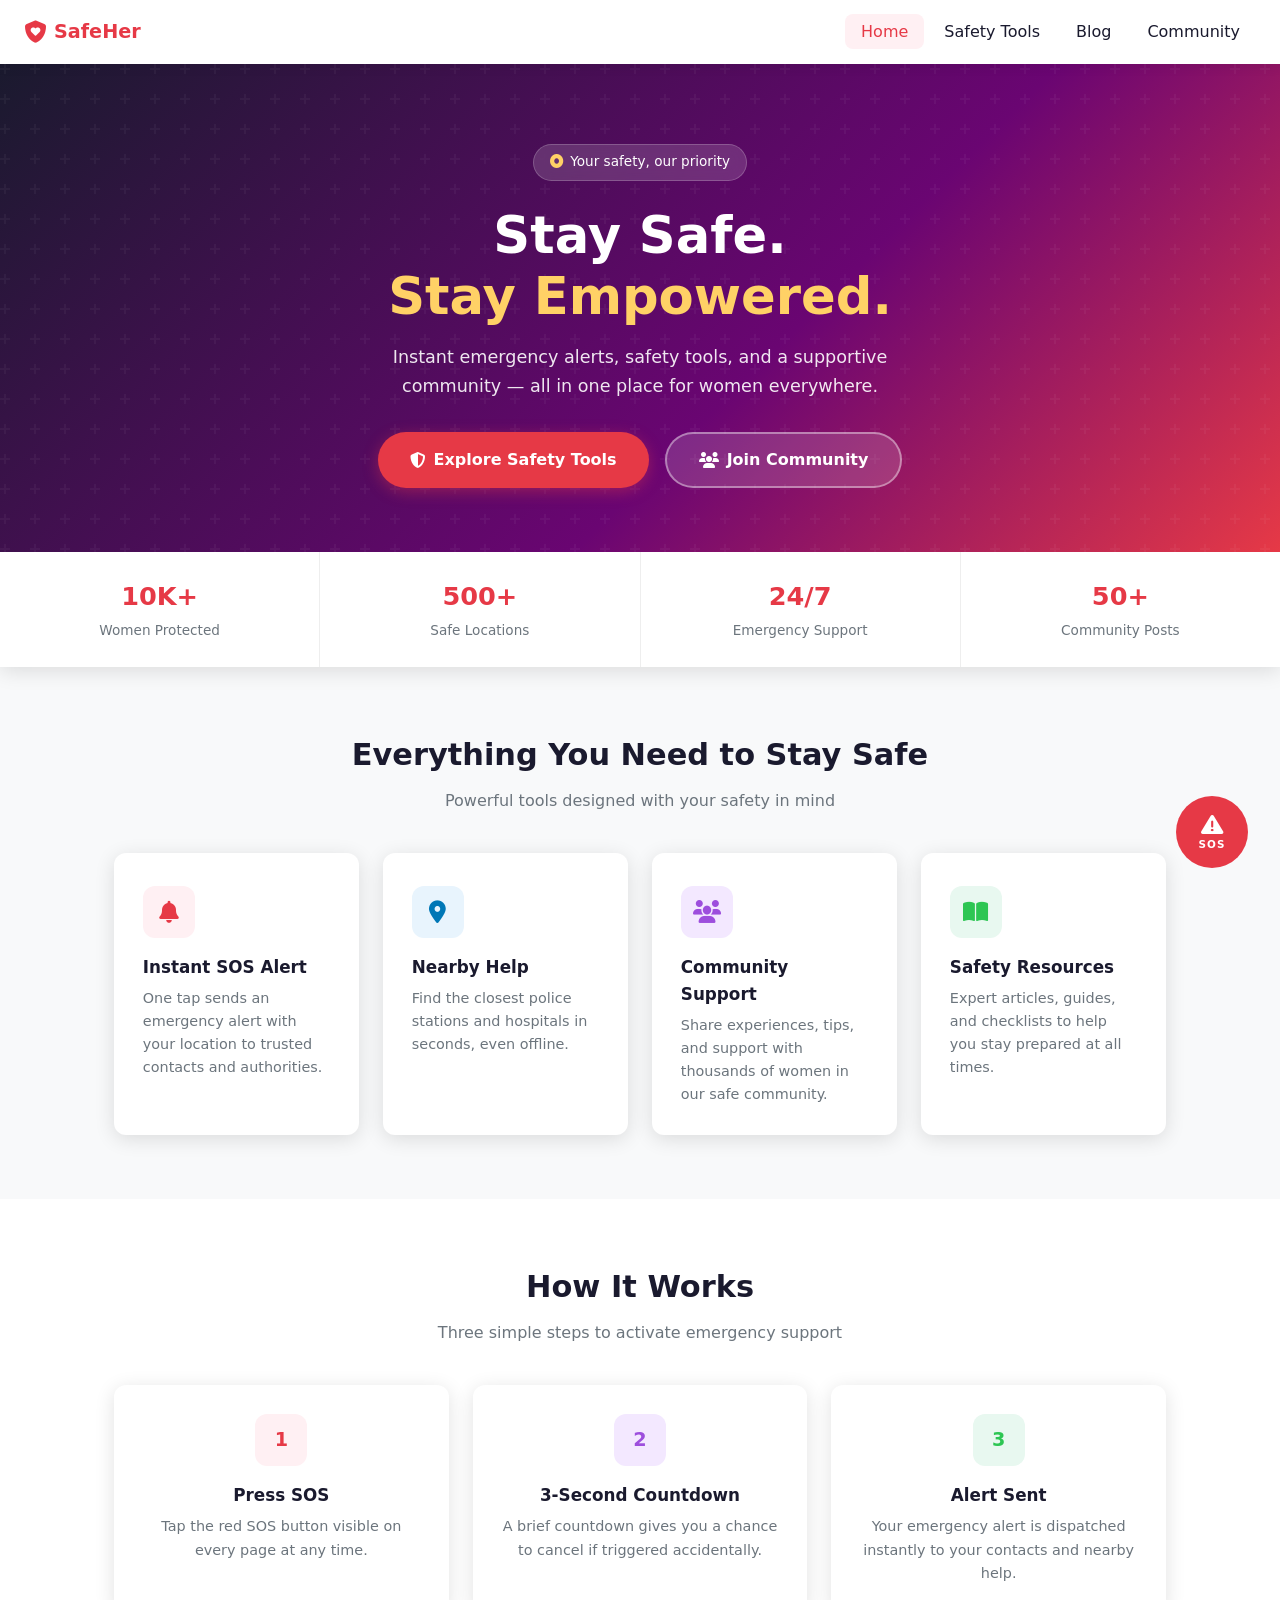
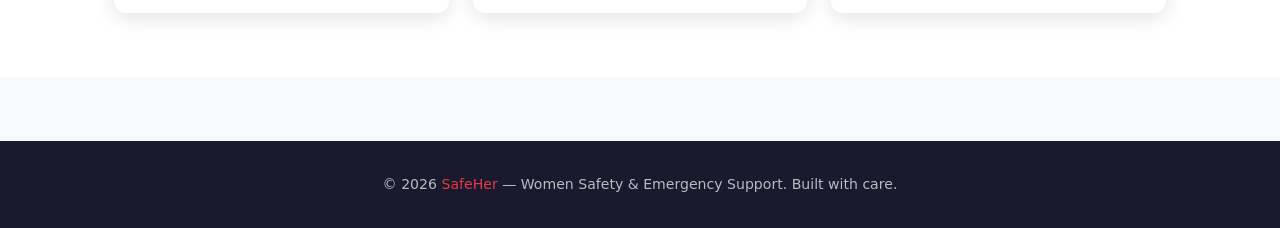
<file: index.html>
<!DOCTYPE html>
<html lang="en">
<head>
  <meta charset="UTF-8" />
  <meta name="viewport" content="width=device-width, initial-scale=1.0" />
  <title>Women Safety & Emergency Support</title>
  <link rel="stylesheet" href="css/style.css" />
  <link rel="stylesheet" href="https://cdnjs.cloudflare.com/ajax/libs/font-awesome/6.5.0/css/all.min.css" />
</head>
<body>

  <!-- ── NAVBAR ── -->
  <nav class="navbar">
    <a href="index.html" class="nav-brand">
      <i class="fas fa-shield-heart"></i> SafeHer
    </a>
    <ul class="nav-links" id="navLinks">
      <li><a href="index.html" class="active">Home</a></li>
      <li><a href="safety.html">Safety Tools</a></li>
      <li><a href="blog.html">Blog</a></li>
      <li><a href="community.html">Community</a></li>
    </ul>
    <button class="nav-toggle" id="navToggle" aria-label="Toggle menu">
      <i class="fas fa-bars"></i>
    </button>
  </nav>

  <!-- ── HERO ── -->
  <section class="hero">
    <div class="hero-content">
      <div class="hero-badge">
        <i class="fas fa-circle-dot" style="color:#ffd166"></i>
        Your safety, our priority
      </div>
      <h1>Stay Safe.<br><span>Stay Empowered.</span></h1>
      <p>Instant emergency alerts, safety tools, and a supportive community — all in one place for women everywhere.</p>
      <div class="hero-actions">
        <a href="safety.html" class="btn-hero-primary">
          <i class="fas fa-shield-alt"></i> Explore Safety Tools
        </a>
        <a href="community.html" class="btn-hero-secondary">
          <i class="fas fa-users"></i> Join Community
        </a>
      </div>
    </div>
  </section>

  <!-- ── STATS ── -->
  <div class="stats-bar">
    <div class="stat-item"><strong>10K+</strong><span>Women Protected</span></div>
    <div class="stat-item"><strong>500+</strong><span>Safe Locations</span></div>
    <div class="stat-item"><strong>24/7</strong><span>Emergency Support</span></div>
    <div class="stat-item"><strong>50+</strong><span>Community Posts</span></div>
  </div>

  <!-- ── FEATURES ── -->
  <div class="section">
    <div class="section-title">
      <h2>Everything You Need to Stay Safe</h2>
      <p>Powerful tools designed with your safety in mind</p>
    </div>
    <div class="features-grid">
      <div class="feature-card">
        <div class="icon icon-red"><i class="fas fa-bell"></i></div>
        <h3>Instant SOS Alert</h3>
        <p>One tap sends an emergency alert with your location to trusted contacts and authorities.</p>
      </div>
      <div class="feature-card">
        <div class="icon icon-blue"><i class="fas fa-map-marker-alt"></i></div>
        <h3>Nearby Help</h3>
        <p>Find the closest police stations and hospitals in seconds, even offline.</p>
      </div>
      <div class="feature-card">
        <div class="icon icon-purple"><i class="fas fa-users"></i></div>
        <h3>Community Support</h3>
        <p>Share experiences, tips, and support with thousands of women in our safe community.</p>
      </div>
      <div class="feature-card">
        <div class="icon icon-green"><i class="fas fa-book-open"></i></div>
        <h3>Safety Resources</h3>
        <p>Expert articles, guides, and checklists to help you stay prepared at all times.</p>
      </div>
    </div>
  </div>

  <!-- ── HOW IT WORKS ── -->
  <div style="background:var(--white); padding: 4rem 0;">
    <div class="section" style="padding-top:0; padding-bottom:0;">
      <div class="section-title">
        <h2>How It Works</h2>
        <p>Three simple steps to activate emergency support</p>
      </div>
      <div class="features-grid">
        <div class="feature-card" style="text-align:center; border-top:none;">
          <div class="icon icon-red" style="margin:0 auto 1rem;"><span style="font-weight:900;font-size:1.2rem;">1</span></div>
          <h3>Press SOS</h3>
          <p>Tap the red SOS button visible on every page at any time.</p>
        </div>
        <div class="feature-card" style="text-align:center; border-top:none;">
          <div class="icon icon-purple" style="margin:0 auto 1rem;"><span style="font-weight:900;font-size:1.2rem;">2</span></div>
          <h3>3-Second Countdown</h3>
          <p>A brief countdown gives you a chance to cancel if triggered accidentally.</p>
        </div>
        <div class="feature-card" style="text-align:center; border-top:none;">
          <div class="icon icon-green" style="margin:0 auto 1rem;"><span style="font-weight:900;font-size:1.2rem;">3</span></div>
          <h3>Alert Sent</h3>
          <p>Your emergency alert is dispatched instantly to your contacts and nearby help.</p>
        </div>
      </div>
    </div>
  </div>

  <!-- ── FOOTER ── -->
  <footer>
    <p>&copy; 2026 <a href="index.html">SafeHer</a> — Women Safety &amp; Emergency Support. Built with care.</p>
  </footer>

  <!-- ── FIXED SOS BUTTON ── -->
  <button class="sos-btn" id="sosBtn" aria-label="Send SOS Alert">
    <i class="fas fa-exclamation-triangle"></i>
    <span>SOS</span>
  </button>

  <!-- ── SOS MODAL ── -->
  <div class="modal-overlay" id="sosModal" role="dialog" aria-modal="true" aria-labelledby="modalTitle">
    <!-- State 1: Countdown -->
    <div class="modal-box" id="stateCountdown">
      <div class="modal-icon red"><i class="fas fa-exclamation-triangle"></i></div>
      <h2 id="modalTitle">Sending SOS Alert</h2>
      <p>Alert will be sent in</p>
      <div class="countdown-ring" id="countNum">3</div>
      <p style="margin-bottom:1.5rem; font-size:0.85rem; color:var(--gray);">Tap cancel to stop</p>
      <button class="btn-cancel" id="sosCancelBtn">Cancel</button>
    </div>
    <!-- State 2: Sending -->
    <div class="modal-box" id="stateSending" style="display:none;">
      <div class="spinner"></div>
      <h2>Sending Alert...</h2>
      <p>Contacting emergency services and your trusted contacts.</p>
    </div>
    <!-- State 3: Success -->
    <div class="modal-box" id="stateSuccess" style="display:none;">
      <div class="modal-icon green"><i class="fas fa-check-circle"></i></div>
      <h2>Alert Sent!</h2>
      <p>Emergency services and your contacts have been notified. Help is on the way.</p>
      <button class="btn-primary" id="sosCloseBtn">Close</button>
    </div>
  </div>

  <script src="js/script.js"></script>
</body>
</html>
</file>
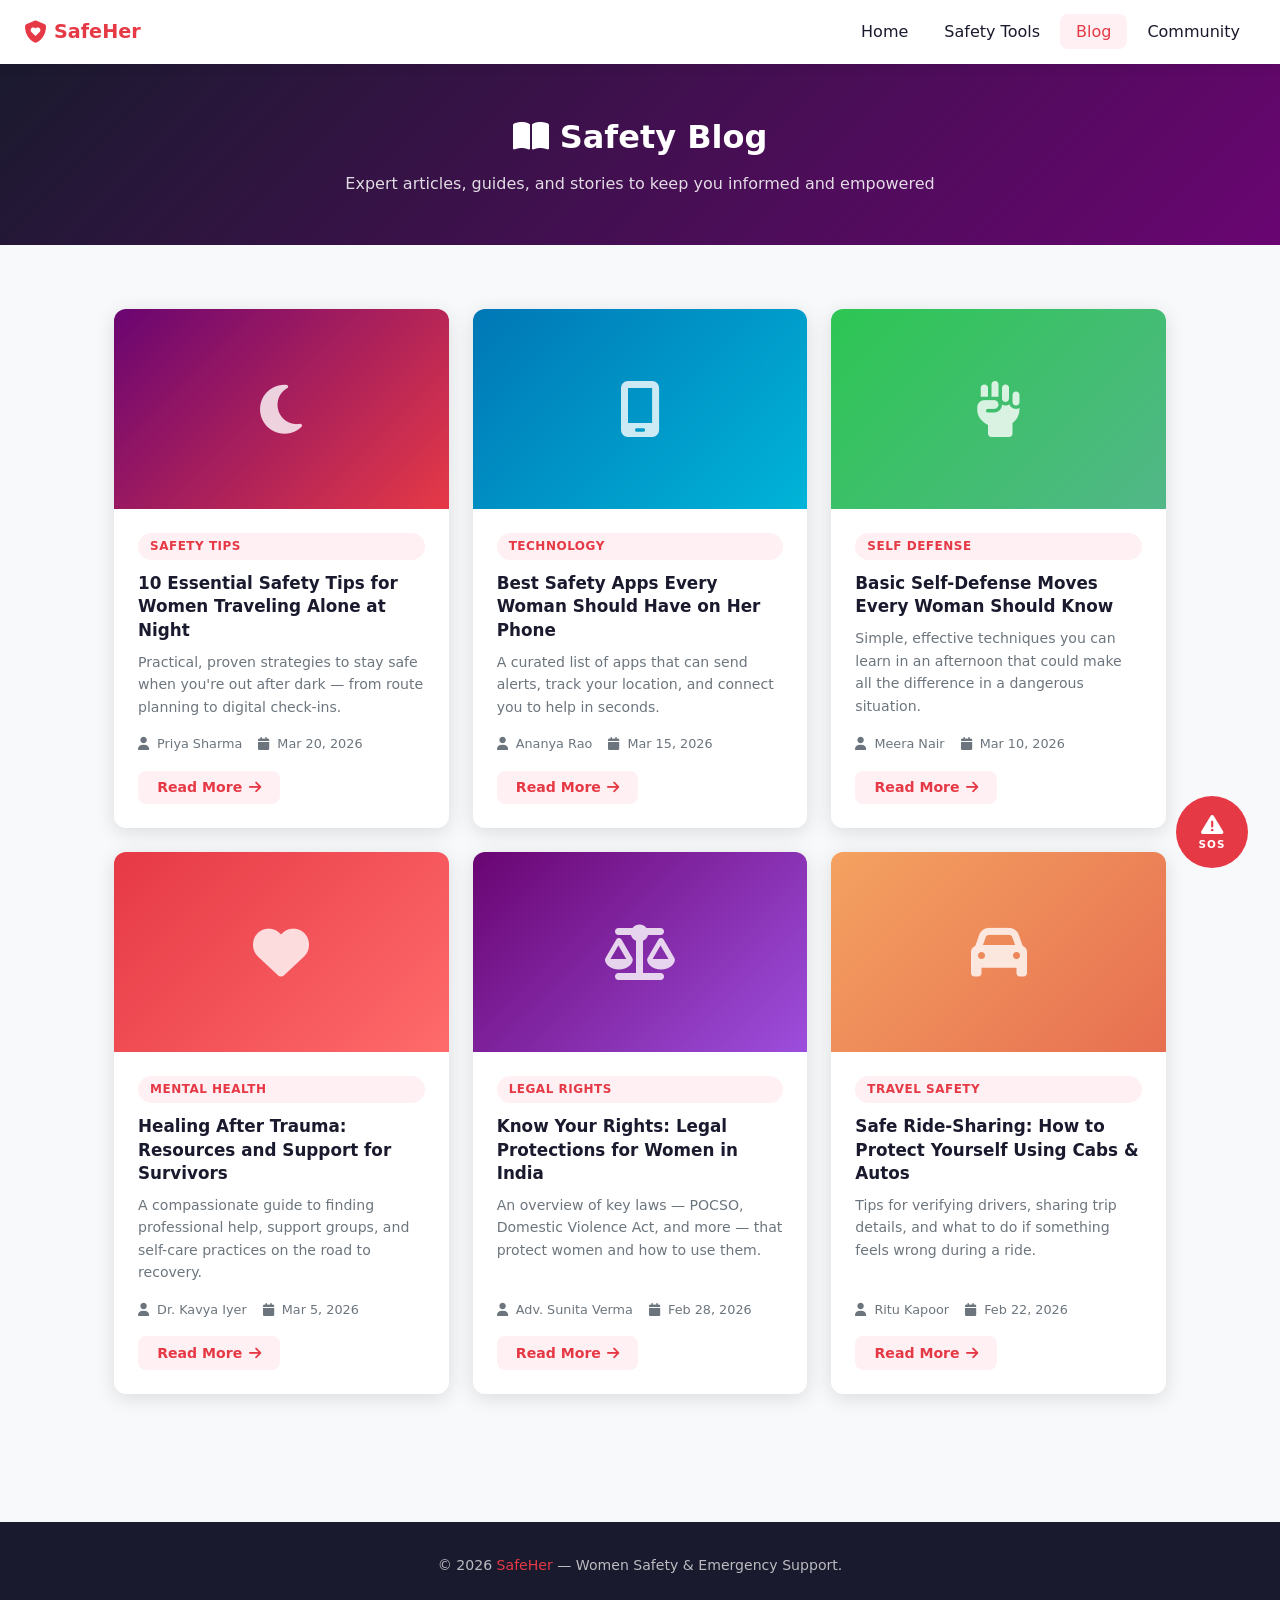
<file: blog.html>
<!DOCTYPE html>
<html lang="en">
<head>
  <meta charset="UTF-8" />
  <meta name="viewport" content="width=device-width, initial-scale=1.0" />
  <title>Blog — SafeHer</title>
  <link rel="stylesheet" href="css/style.css" />
  <link rel="stylesheet" href="https://cdnjs.cloudflare.com/ajax/libs/font-awesome/6.5.0/css/all.min.css" />
</head>
<body>

  <!-- ── NAVBAR ── -->
  <nav class="navbar">
    <a href="index.html" class="nav-brand">
      <i class="fas fa-shield-heart"></i> SafeHer
    </a>
    <ul class="nav-links" id="navLinks">
      <li><a href="index.html">Home</a></li>
      <li><a href="safety.html">Safety Tools</a></li>
      <li><a href="blog.html" class="active">Blog</a></li>
      <li><a href="community.html">Community</a></li>
    </ul>
    <button class="nav-toggle" id="navToggle" aria-label="Toggle menu">
      <i class="fas fa-bars"></i>
    </button>
  </nav>

  <!-- ── PAGE HERO ── -->
  <div class="page-hero">
    <h1><i class="fas fa-book-open"></i> Safety Blog</h1>
    <p>Expert articles, guides, and stories to keep you informed and empowered</p>
  </div>

  <!-- ── BLOG GRID ── -->
  <div class="section">
    <div class="blog-grid">

      <article class="blog-card">
        <div class="blog-card-img"><i class="fas fa-moon"></i></div>
        <div class="blog-card-body">
          <span class="blog-tag">Safety Tips</span>
          <h3>10 Essential Safety Tips for Women Traveling Alone at Night</h3>
          <p>Practical, proven strategies to stay safe when you're out after dark — from route planning to digital check-ins.</p>
          <div class="blog-meta">
            <span><i class="fas fa-user"></i> Priya Sharma</span>
            <span><i class="fas fa-calendar"></i> Mar 20, 2026</span>
          </div>
          <button class="btn-read-more">Read More <i class="fas fa-arrow-right"></i></button>
        </div>
      </article>

      <article class="blog-card">
        <div class="blog-card-img" style="background:linear-gradient(135deg,#0077b6,#00b4d8)"><i class="fas fa-mobile-screen"></i></div>
        <div class="blog-card-body">
          <span class="blog-tag">Technology</span>
          <h3>Best Safety Apps Every Woman Should Have on Her Phone</h3>
          <p>A curated list of apps that can send alerts, track your location, and connect you to help in seconds.</p>
          <div class="blog-meta">
            <span><i class="fas fa-user"></i> Ananya Rao</span>
            <span><i class="fas fa-calendar"></i> Mar 15, 2026</span>
          </div>
          <button class="btn-read-more">Read More <i class="fas fa-arrow-right"></i></button>
        </div>
      </article>

      <article class="blog-card">
        <div class="blog-card-img" style="background:linear-gradient(135deg,#2dc653,#52b788)"><i class="fas fa-hand-fist"></i></div>
        <div class="blog-card-body">
          <span class="blog-tag">Self Defense</span>
          <h3>Basic Self-Defense Moves Every Woman Should Know</h3>
          <p>Simple, effective techniques you can learn in an afternoon that could make all the difference in a dangerous situation.</p>
          <div class="blog-meta">
            <span><i class="fas fa-user"></i> Meera Nair</span>
            <span><i class="fas fa-calendar"></i> Mar 10, 2026</span>
          </div>
          <button class="btn-read-more">Read More <i class="fas fa-arrow-right"></i></button>
        </div>
      </article>

      <article class="blog-card">
        <div class="blog-card-img" style="background:linear-gradient(135deg,#e63946,#ff6b6b)"><i class="fas fa-heart"></i></div>
        <div class="blog-card-body">
          <span class="blog-tag">Mental Health</span>
          <h3>Healing After Trauma: Resources and Support for Survivors</h3>
          <p>A compassionate guide to finding professional help, support groups, and self-care practices on the road to recovery.</p>
          <div class="blog-meta">
            <span><i class="fas fa-user"></i> Dr. Kavya Iyer</span>
            <span><i class="fas fa-calendar"></i> Mar 5, 2026</span>
          </div>
          <button class="btn-read-more">Read More <i class="fas fa-arrow-right"></i></button>
        </div>
      </article>

      <article class="blog-card">
        <div class="blog-card-img" style="background:linear-gradient(135deg,#6a0572,#9d4edd)"><i class="fas fa-scale-balanced"></i></div>
        <div class="blog-card-body">
          <span class="blog-tag">Legal Rights</span>
          <h3>Know Your Rights: Legal Protections for Women in India</h3>
          <p>An overview of key laws — POCSO, Domestic Violence Act, and more — that protect women and how to use them.</p>
          <div class="blog-meta">
            <span><i class="fas fa-user"></i> Adv. Sunita Verma</span>
            <span><i class="fas fa-calendar"></i> Feb 28, 2026</span>
          </div>
          <button class="btn-read-more">Read More <i class="fas fa-arrow-right"></i></button>
        </div>
      </article>

      <article class="blog-card">
        <div class="blog-card-img" style="background:linear-gradient(135deg,#f4a261,#e76f51)"><i class="fas fa-car"></i></div>
        <div class="blog-card-body">
          <span class="blog-tag">Travel Safety</span>
          <h3>Safe Ride-Sharing: How to Protect Yourself Using Cabs & Autos</h3>
          <p>Tips for verifying drivers, sharing trip details, and what to do if something feels wrong during a ride.</p>
          <div class="blog-meta">
            <span><i class="fas fa-user"></i> Ritu Kapoor</span>
            <span><i class="fas fa-calendar"></i> Feb 22, 2026</span>
          </div>
          <button class="btn-read-more">Read More <i class="fas fa-arrow-right"></i></button>
        </div>
      </article>

    </div>
  </div>

  <footer>
    <p>&copy; 2026 <a href="index.html">SafeHer</a> — Women Safety &amp; Emergency Support.</p>
  </footer>

  <!-- Fixed SOS Button -->
  <button class="sos-btn" id="sosBtn" aria-label="Send SOS Alert">
    <i class="fas fa-exclamation-triangle"></i>
    <span>SOS</span>
  </button>

  <!-- SOS Modal -->
  <div class="modal-overlay" id="sosModal" role="dialog" aria-modal="true">
    <div class="modal-box" id="stateCountdown">
      <div class="modal-icon red"><i class="fas fa-exclamation-triangle"></i></div>
      <h2>Sending SOS Alert</h2>
      <p>Alert will be sent in</p>
      <div class="countdown-ring" id="countNum">3</div>
      <p style="margin-bottom:1.5rem; font-size:0.85rem; color:var(--gray);">Tap cancel to stop</p>
      <button class="btn-cancel" id="sosCancelBtn">Cancel</button>
    </div>
    <div class="modal-box" id="stateSending" style="display:none;">
      <div class="spinner"></div>
      <h2>Sending Alert...</h2>
      <p>Contacting emergency services and your trusted contacts.</p>
    </div>
    <div class="modal-box" id="stateSuccess" style="display:none;">
      <div class="modal-icon green"><i class="fas fa-check-circle"></i></div>
      <h2>Alert Sent!</h2>
      <p>Emergency services and your contacts have been notified. Help is on the way.</p>
      <button class="btn-primary" id="sosCloseBtn">Close</button>
    </div>
  </div>

  <script src="js/script.js"></script>
</body>
</html>
</file>
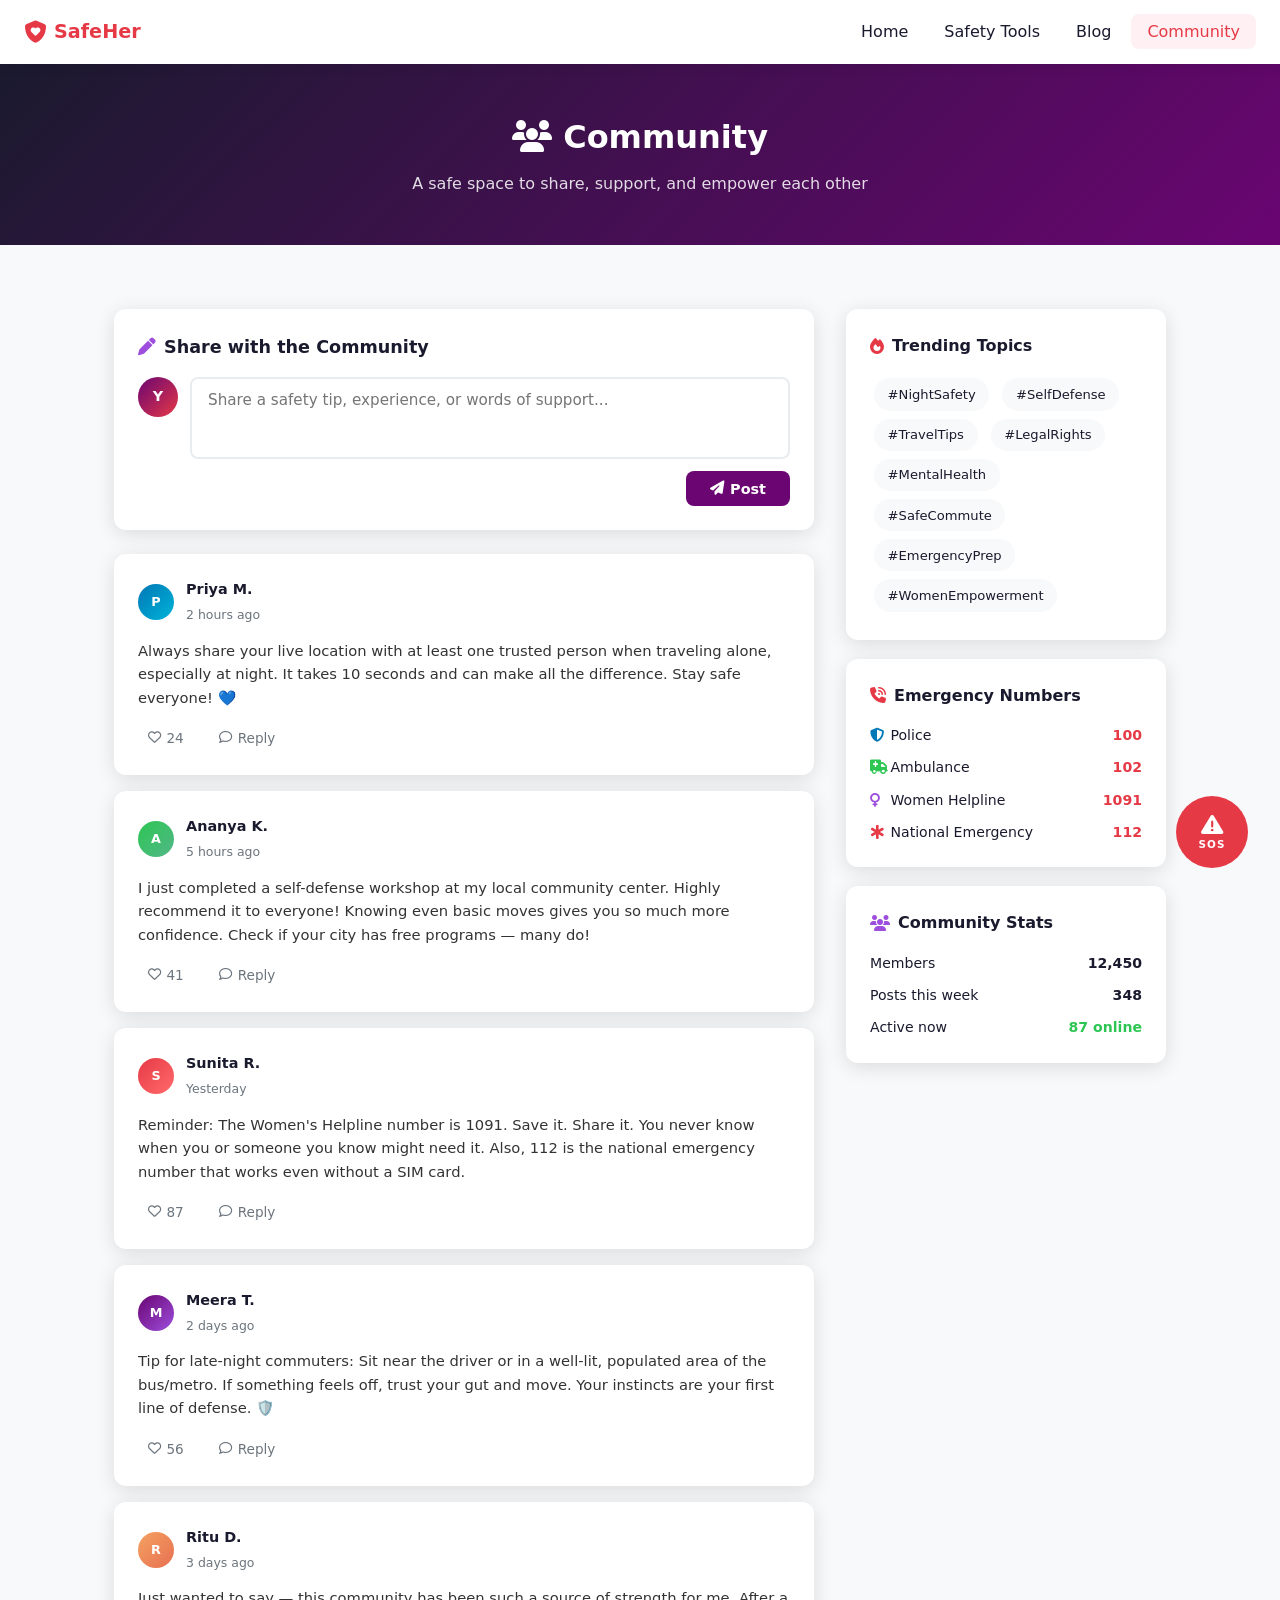
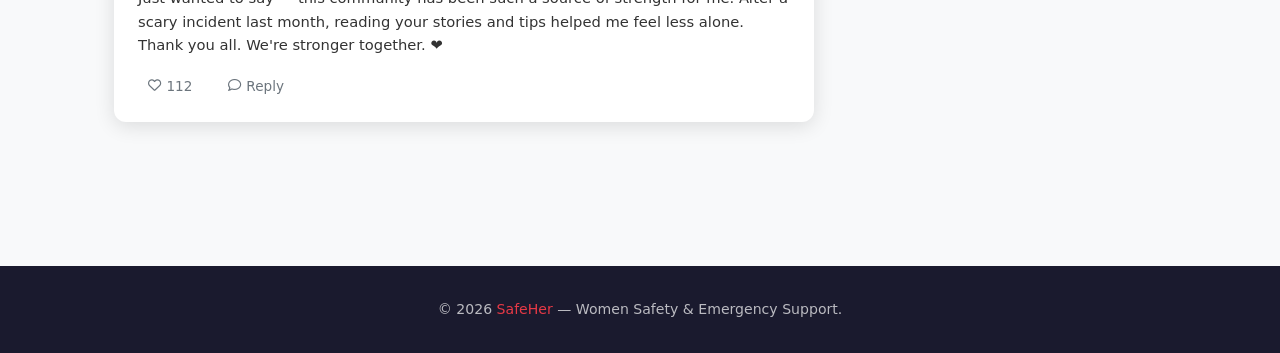
<file: community.html>
<!DOCTYPE html>
<html lang="en">
<head>
  <meta charset="UTF-8" />
  <meta name="viewport" content="width=device-width, initial-scale=1.0" />
  <title>Community — SafeHer</title>
  <link rel="stylesheet" href="css/style.css" />
  <link rel="stylesheet" href="https://cdnjs.cloudflare.com/ajax/libs/font-awesome/6.5.0/css/all.min.css" />
</head>
<body>

  <!-- ── NAVBAR ── -->
  <nav class="navbar">
    <a href="index.html" class="nav-brand">
      <i class="fas fa-shield-heart"></i> SafeHer
    </a>
    <ul class="nav-links" id="navLinks">
      <li><a href="index.html">Home</a></li>
      <li><a href="safety.html">Safety Tools</a></li>
      <li><a href="blog.html">Blog</a></li>
      <li><a href="community.html" class="active">Community</a></li>
    </ul>
    <button class="nav-toggle" id="navToggle" aria-label="Toggle menu">
      <i class="fas fa-bars"></i>
    </button>
  </nav>

  <!-- ── PAGE HERO ── -->
  <div class="page-hero">
    <h1><i class="fas fa-users"></i> Community</h1>
    <p>A safe space to share, support, and empower each other</p>
  </div>

  <!-- ── COMMUNITY LAYOUT ── -->
  <div class="section">
    <div class="community-layout">

      <!-- Feed Column -->
      <div>
        <!-- Post Form -->
        <div class="post-form-card">
          <h3><i class="fas fa-pen" style="color:var(--purple-light)"></i> Share with the Community</h3>
          <form id="postForm" novalidate>
            <div class="post-input-row">
              <div class="avatar">Y</div>
              <textarea id="postTextarea" placeholder="Share a safety tip, experience, or words of support..." rows="3"></textarea>
            </div>
            <div class="post-actions">
              <button type="submit" class="btn-post">
                <i class="fas fa-paper-plane"></i> Post
              </button>
            </div>
          </form>
        </div>

        <!-- Posts Feed -->
        <div id="postFeed">

          <div class="community-post">
            <div class="post-header">
              <div class="avatar" style="background:linear-gradient(135deg,#0077b6,#00b4d8)">P</div>
              <div class="post-author">
                <strong>Priya M.</strong>
                <span>2 hours ago</span>
              </div>
            </div>
            <p class="post-body">Always share your live location with at least one trusted person when traveling alone, especially at night. It takes 10 seconds and can make all the difference. Stay safe everyone! 💙</p>
            <div class="post-footer">
              <button class="btn-react" onclick="toggleLike(this)"><i class="far fa-heart"></i> 24</button>
              <button class="btn-react"><i class="far fa-comment"></i> Reply</button>
            </div>
          </div>

          <div class="community-post">
            <div class="post-header">
              <div class="avatar" style="background:linear-gradient(135deg,#2dc653,#52b788)">A</div>
              <div class="post-author">
                <strong>Ananya K.</strong>
                <span>5 hours ago</span>
              </div>
            </div>
            <p class="post-body">I just completed a self-defense workshop at my local community center. Highly recommend it to everyone! Knowing even basic moves gives you so much more confidence. Check if your city has free programs — many do!</p>
            <div class="post-footer">
              <button class="btn-react" onclick="toggleLike(this)"><i class="far fa-heart"></i> 41</button>
              <button class="btn-react"><i class="far fa-comment"></i> Reply</button>
            </div>
          </div>

          <div class="community-post">
            <div class="post-header">
              <div class="avatar" style="background:linear-gradient(135deg,#e63946,#ff6b6b)">S</div>
              <div class="post-author">
                <strong>Sunita R.</strong>
                <span>Yesterday</span>
              </div>
            </div>
            <p class="post-body">Reminder: The Women's Helpline number is 1091. Save it. Share it. You never know when you or someone you know might need it. Also, 112 is the national emergency number that works even without a SIM card.</p>
            <div class="post-footer">
              <button class="btn-react" onclick="toggleLike(this)"><i class="far fa-heart"></i> 87</button>
              <button class="btn-react"><i class="far fa-comment"></i> Reply</button>
            </div>
          </div>

          <div class="community-post">
            <div class="post-header">
              <div class="avatar" style="background:linear-gradient(135deg,#6a0572,#9d4edd)">M</div>
              <div class="post-author">
                <strong>Meera T.</strong>
                <span>2 days ago</span>
              </div>
            </div>
            <p class="post-body">Tip for late-night commuters: Sit near the driver or in a well-lit, populated area of the bus/metro. If something feels off, trust your gut and move. Your instincts are your first line of defense. 🛡️</p>
            <div class="post-footer">
              <button class="btn-react" onclick="toggleLike(this)"><i class="far fa-heart"></i> 56</button>
              <button class="btn-react"><i class="far fa-comment"></i> Reply</button>
            </div>
          </div>

          <div class="community-post">
            <div class="post-header">
              <div class="avatar" style="background:linear-gradient(135deg,#f4a261,#e76f51)">R</div>
              <div class="post-author">
                <strong>Ritu D.</strong>
                <span>3 days ago</span>
              </div>
            </div>
            <p class="post-body">Just wanted to say — this community has been such a source of strength for me. After a scary incident last month, reading your stories and tips helped me feel less alone. Thank you all. We're stronger together. ❤️</p>
            <div class="post-footer">
              <button class="btn-react" onclick="toggleLike(this)"><i class="far fa-heart"></i> 112</button>
              <button class="btn-react"><i class="far fa-comment"></i> Reply</button>
            </div>
          </div>

        </div><!-- /postFeed -->
      </div>

      <!-- Sidebar -->
      <aside>
        <div class="sidebar-card">
          <h4><i class="fas fa-fire" style="color:var(--red)"></i> Trending Topics</h4>
          <div>
            <span class="sidebar-tag">#NightSafety</span>
            <span class="sidebar-tag">#SelfDefense</span>
            <span class="sidebar-tag">#TravelTips</span>
            <span class="sidebar-tag">#LegalRights</span>
            <span class="sidebar-tag">#MentalHealth</span>
            <span class="sidebar-tag">#SafeCommute</span>
            <span class="sidebar-tag">#EmergencyPrep</span>
            <span class="sidebar-tag">#WomenEmpowerment</span>
          </div>
        </div>

        <div class="sidebar-card">
          <h4><i class="fas fa-phone-volume" style="color:var(--red)"></i> Emergency Numbers</h4>
          <ul style="list-style:none; display:flex; flex-direction:column; gap:0.6rem;">
            <li style="display:flex; justify-content:space-between; font-size:0.88rem;">
              <span><i class="fas fa-shield-alt" style="color:#0077b6; width:16px"></i> Police</span>
              <strong style="color:var(--red)">100</strong>
            </li>
            <li style="display:flex; justify-content:space-between; font-size:0.88rem;">
              <span><i class="fas fa-ambulance" style="color:#2dc653; width:16px"></i> Ambulance</span>
              <strong style="color:var(--red)">102</strong>
            </li>
            <li style="display:flex; justify-content:space-between; font-size:0.88rem;">
              <span><i class="fas fa-venus" style="color:var(--purple-light); width:16px"></i> Women Helpline</span>
              <strong style="color:var(--red)">1091</strong>
            </li>
            <li style="display:flex; justify-content:space-between; font-size:0.88rem;">
              <span><i class="fas fa-star-of-life" style="color:var(--red); width:16px"></i> National Emergency</span>
              <strong style="color:var(--red)">112</strong>
            </li>
          </ul>
        </div>

        <div class="sidebar-card">
          <h4><i class="fas fa-users" style="color:var(--purple-light)"></i> Community Stats</h4>
          <ul style="list-style:none; display:flex; flex-direction:column; gap:0.6rem;">
            <li style="font-size:0.88rem; display:flex; justify-content:space-between;">
              <span>Members</span><strong>12,450</strong>
            </li>
            <li style="font-size:0.88rem; display:flex; justify-content:space-between;">
              <span>Posts this week</span><strong>348</strong>
            </li>
            <li style="font-size:0.88rem; display:flex; justify-content:space-between;">
              <span>Active now</span><strong style="color:#2dc653">87 online</strong>
            </li>
          </ul>
        </div>
      </aside>

    </div>
  </div>

  <footer>
    <p>&copy; 2026 <a href="index.html">SafeHer</a> — Women Safety &amp; Emergency Support.</p>
  </footer>

  <!-- Fixed SOS Button -->
  <button class="sos-btn" id="sosBtn" aria-label="Send SOS Alert">
    <i class="fas fa-exclamation-triangle"></i>
    <span>SOS</span>
  </button>

  <!-- SOS Modal -->
  <div class="modal-overlay" id="sosModal" role="dialog" aria-modal="true">
    <div class="modal-box" id="stateCountdown">
      <div class="modal-icon red"><i class="fas fa-exclamation-triangle"></i></div>
      <h2>Sending SOS Alert</h2>
      <p>Alert will be sent in</p>
      <div class="countdown-ring" id="countNum">3</div>
      <p style="margin-bottom:1.5rem; font-size:0.85rem; color:var(--gray);">Tap cancel to stop</p>
      <button class="btn-cancel" id="sosCancelBtn">Cancel</button>
    </div>
    <div class="modal-box" id="stateSending" style="display:none;">
      <div class="spinner"></div>
      <h2>Sending Alert...</h2>
      <p>Contacting emergency services and your trusted contacts.</p>
    </div>
    <div class="modal-box" id="stateSuccess" style="display:none;">
      <div class="modal-icon green"><i class="fas fa-check-circle"></i></div>
      <h2>Alert Sent!</h2>
      <p>Emergency services and your contacts have been notified. Help is on the way.</p>
      <button class="btn-primary" id="sosCloseBtn">Close</button>
    </div>
  </div>

  <script src="js/script.js"></script>
</body>
</html>
</file>
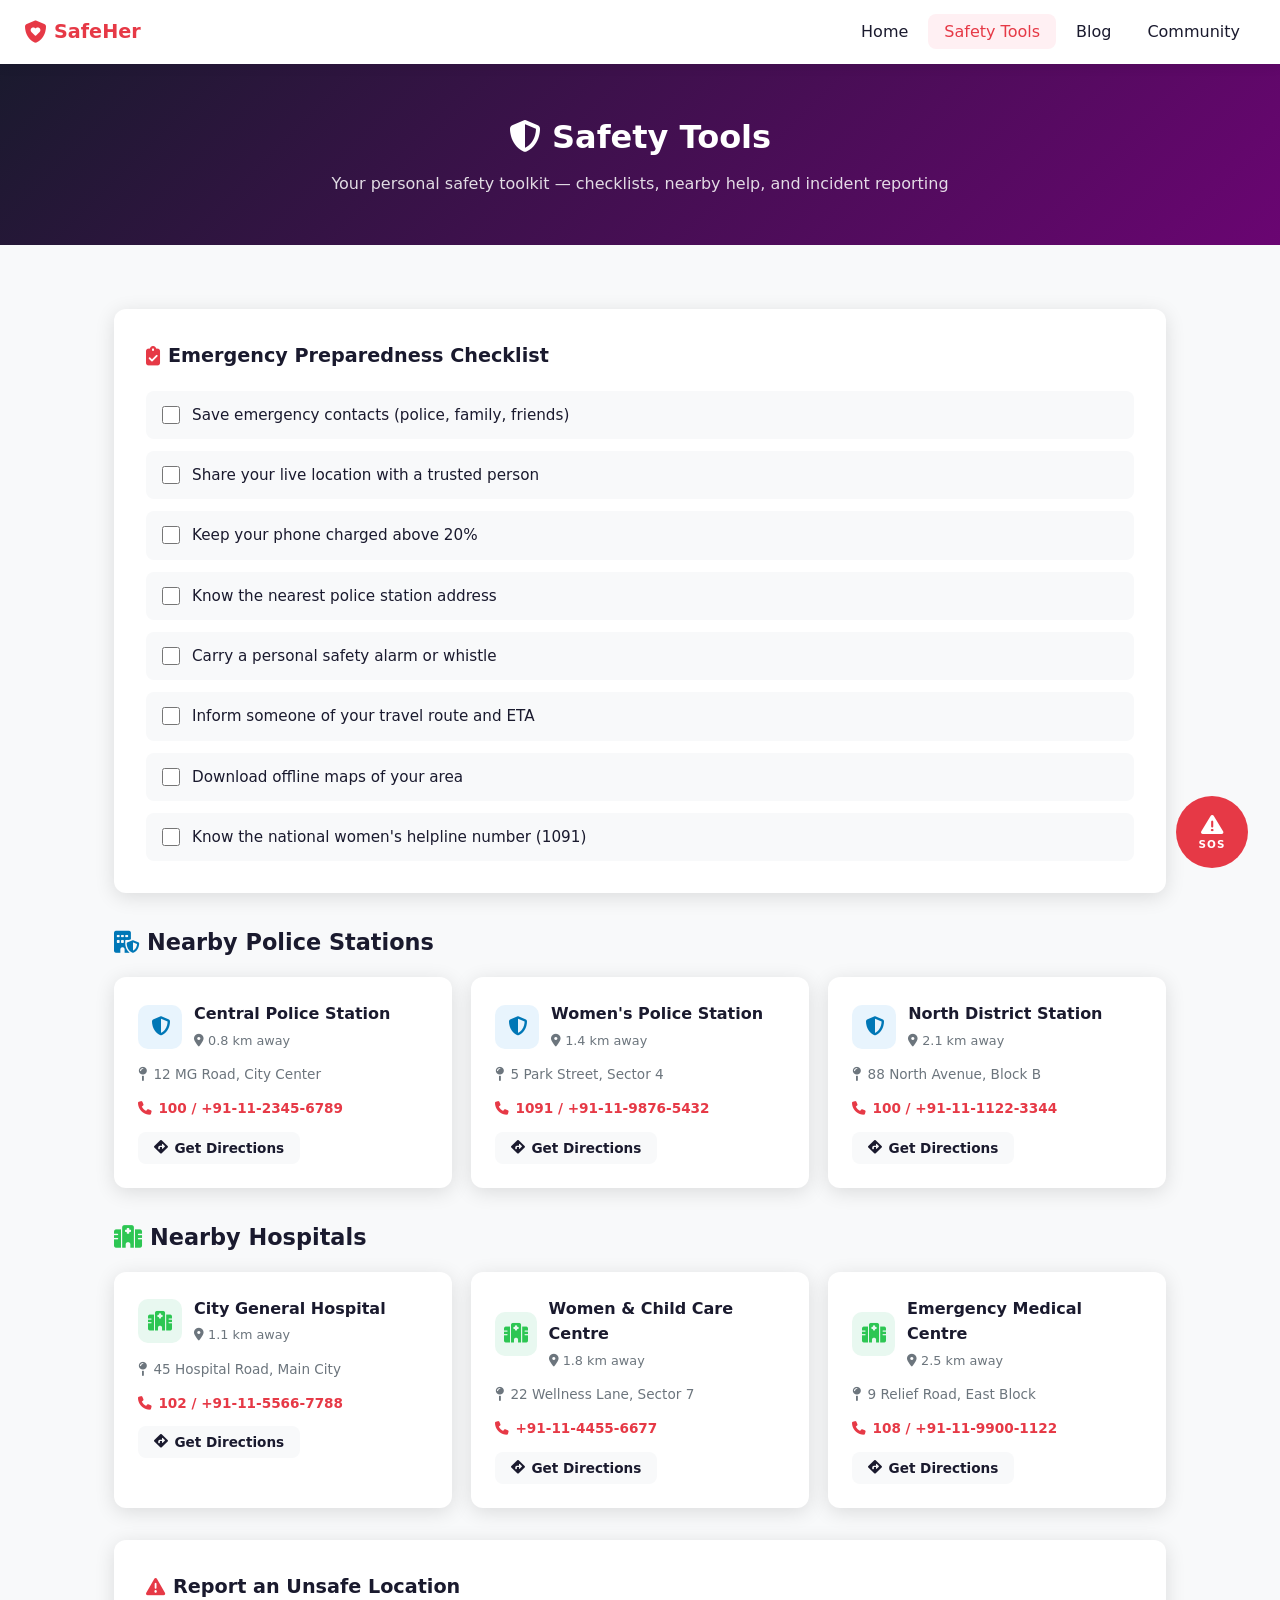
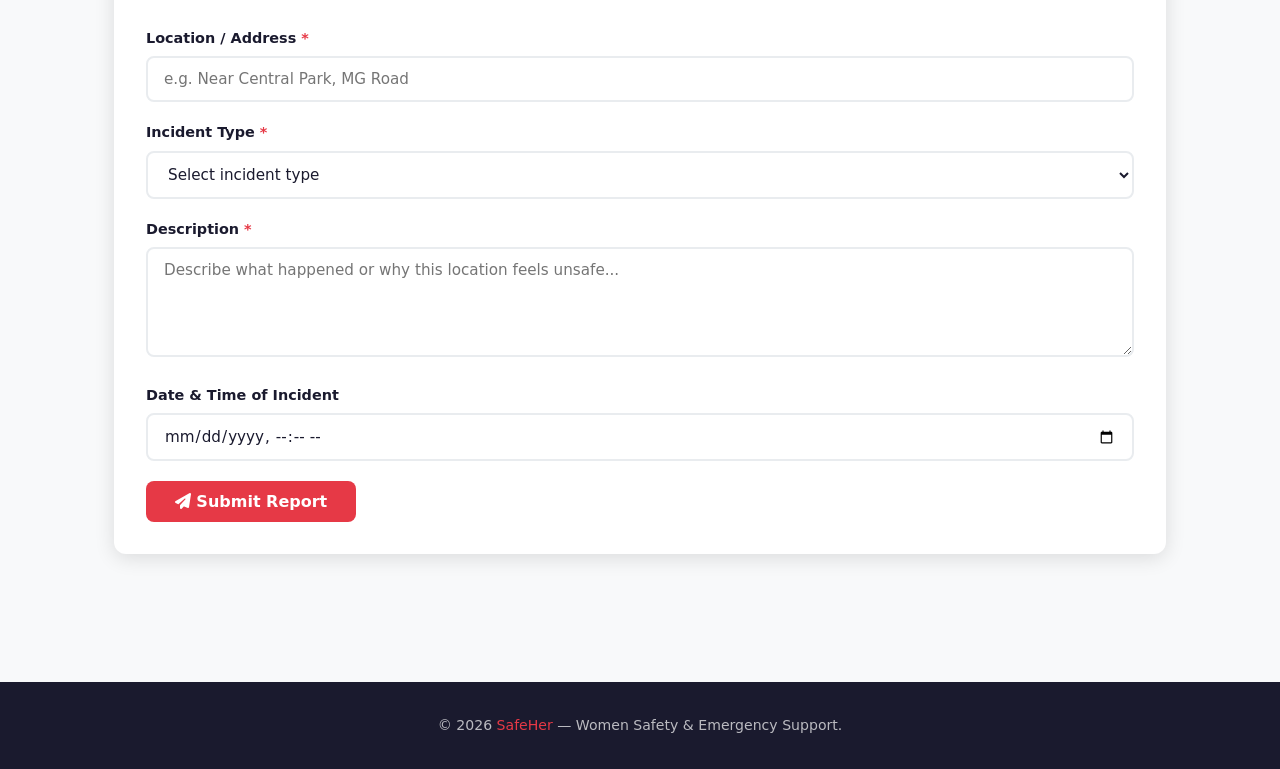
<file: safety.html>
<!DOCTYPE html>
<html lang="en">
<head>
  <meta charset="UTF-8" />
  <meta name="viewport" content="width=device-width, initial-scale=1.0" />
  <title>Safety Tools — SafeHer</title>
  <link rel="stylesheet" href="css/style.css" />
  <link rel="stylesheet" href="https://cdnjs.cloudflare.com/ajax/libs/font-awesome/6.5.0/css/all.min.css" />
</head>
<body>

  <!-- ── NAVBAR ── -->
  <nav class="navbar">
    <a href="index.html" class="nav-brand">
      <i class="fas fa-shield-heart"></i> SafeHer
    </a>
    <ul class="nav-links" id="navLinks">
      <li><a href="index.html">Home</a></li>
      <li><a href="safety.html" class="active">Safety Tools</a></li>
      <li><a href="blog.html">Blog</a></li>
      <li><a href="community.html">Community</a></li>
    </ul>
    <button class="nav-toggle" id="navToggle" aria-label="Toggle menu">
      <i class="fas fa-bars"></i>
    </button>
  </nav>

  <!-- ── PAGE HERO ── -->
  <div class="page-hero">
    <h1><i class="fas fa-shield-alt"></i> Safety Tools</h1>
    <p>Your personal safety toolkit — checklists, nearby help, and incident reporting</p>
  </div>

  <!-- ── MAIN CONTENT ── -->
  <div class="section">

    <!-- Emergency Checklist -->
    <div class="checklist-card">
      <h3><i class="fas fa-clipboard-check" style="color:var(--red)"></i> Emergency Preparedness Checklist</h3>
      <ul class="checklist">
        <li><input type="checkbox" id="c1"><label for="c1">Save emergency contacts (police, family, friends)</label></li>
        <li><input type="checkbox" id="c2"><label for="c2">Share your live location with a trusted person</label></li>
        <li><input type="checkbox" id="c3"><label for="c3">Keep your phone charged above 20%</label></li>
        <li><input type="checkbox" id="c4"><label for="c4">Know the nearest police station address</label></li>
        <li><input type="checkbox" id="c5"><label for="c5">Carry a personal safety alarm or whistle</label></li>
        <li><input type="checkbox" id="c6"><label for="c6">Inform someone of your travel route and ETA</label></li>
        <li><input type="checkbox" id="c7"><label for="c7">Download offline maps of your area</label></li>
        <li><input type="checkbox" id="c8"><label for="c8">Know the national women's helpline number (1091)</label></li>
      </ul>
    </div>

    <!-- Nearby Police Stations -->
    <div class="section-title" style="text-align:left; margin-bottom:1rem;">
      <h2 style="font-size:1.4rem;"><i class="fas fa-building-shield" style="color:#0077b6; margin-right:0.5rem;"></i>Nearby Police Stations</h2>
    </div>
    <div class="location-cards">
      <div class="location-card">
        <div class="lc-header">
          <div class="lc-icon police"><i class="fas fa-shield-alt"></i></div>
          <div>
            <h4>Central Police Station</h4>
            <span class="distance"><i class="fas fa-location-dot"></i> 0.8 km away</span>
          </div>
        </div>
        <p class="address"><i class="fas fa-map-pin"></i> 12 MG Road, City Center</p>
        <p class="phone"><i class="fas fa-phone"></i> 100 / +91-11-2345-6789</p>
        <button class="btn-directions"><i class="fas fa-directions"></i> Get Directions</button>
      </div>
      <div class="location-card">
        <div class="lc-header">
          <div class="lc-icon police"><i class="fas fa-shield-alt"></i></div>
          <div>
            <h4>Women's Police Station</h4>
            <span class="distance"><i class="fas fa-location-dot"></i> 1.4 km away</span>
          </div>
        </div>
        <p class="address"><i class="fas fa-map-pin"></i> 5 Park Street, Sector 4</p>
        <p class="phone"><i class="fas fa-phone"></i> 1091 / +91-11-9876-5432</p>
        <button class="btn-directions"><i class="fas fa-directions"></i> Get Directions</button>
      </div>
      <div class="location-card">
        <div class="lc-header">
          <div class="lc-icon police"><i class="fas fa-shield-alt"></i></div>
          <div>
            <h4>North District Station</h4>
            <span class="distance"><i class="fas fa-location-dot"></i> 2.1 km away</span>
          </div>
        </div>
        <p class="address"><i class="fas fa-map-pin"></i> 88 North Avenue, Block B</p>
        <p class="phone"><i class="fas fa-phone"></i> 100 / +91-11-1122-3344</p>
        <button class="btn-directions"><i class="fas fa-directions"></i> Get Directions</button>
      </div>
    </div>

    <!-- Nearby Hospitals -->
    <div class="section-title" style="text-align:left; margin-bottom:1rem; margin-top:1rem;">
      <h2 style="font-size:1.4rem;"><i class="fas fa-hospital" style="color:#2dc653; margin-right:0.5rem;"></i>Nearby Hospitals</h2>
    </div>
    <div class="location-cards">
      <div class="location-card">
        <div class="lc-header">
          <div class="lc-icon hospital"><i class="fas fa-hospital-alt"></i></div>
          <div>
            <h4>City General Hospital</h4>
            <span class="distance"><i class="fas fa-location-dot"></i> 1.1 km away</span>
          </div>
        </div>
        <p class="address"><i class="fas fa-map-pin"></i> 45 Hospital Road, Main City</p>
        <p class="phone"><i class="fas fa-phone"></i> 102 / +91-11-5566-7788</p>
        <button class="btn-directions"><i class="fas fa-directions"></i> Get Directions</button>
      </div>
      <div class="location-card">
        <div class="lc-header">
          <div class="lc-icon hospital"><i class="fas fa-hospital-alt"></i></div>
          <div>
            <h4>Women & Child Care Centre</h4>
            <span class="distance"><i class="fas fa-location-dot"></i> 1.8 km away</span>
          </div>
        </div>
        <p class="address"><i class="fas fa-map-pin"></i> 22 Wellness Lane, Sector 7</p>
        <p class="phone"><i class="fas fa-phone"></i> +91-11-4455-6677</p>
        <button class="btn-directions"><i class="fas fa-directions"></i> Get Directions</button>
      </div>
      <div class="location-card">
        <div class="lc-header">
          <div class="lc-icon hospital"><i class="fas fa-hospital-alt"></i></div>
          <div>
            <h4>Emergency Medical Centre</h4>
            <span class="distance"><i class="fas fa-location-dot"></i> 2.5 km away</span>
          </div>
        </div>
        <p class="address"><i class="fas fa-map-pin"></i> 9 Relief Road, East Block</p>
        <p class="phone"><i class="fas fa-phone"></i> 108 / +91-11-9900-1122</p>
        <button class="btn-directions"><i class="fas fa-directions"></i> Get Directions</button>
      </div>
    </div>

    <!-- Report Unsafe Location Form -->
    <div class="report-form-card">
      <h3><i class="fas fa-triangle-exclamation" style="color:var(--red)"></i> Report an Unsafe Location</h3>
      <form id="reportForm" novalidate>
        <div class="form-group">
          <label for="reportLocation">Location / Address <span style="color:var(--red)">*</span></label>
          <input type="text" id="reportLocation" placeholder="e.g. Near Central Park, MG Road" required />
          <span class="form-error">Please enter a location.</span>
        </div>
        <div class="form-group">
          <label for="reportType">Incident Type <span style="color:var(--red)">*</span></label>
          <select id="reportType" required>
            <option value="">Select incident type</option>
            <option>Harassment</option>
            <option>Poor Lighting / Unsafe Area</option>
            <option>Suspicious Activity</option>
            <option>Stalking</option>
            <option>Other</option>
          </select>
          <span class="form-error">Please select an incident type.</span>
        </div>
        <div class="form-group">
          <label for="reportDesc">Description <span style="color:var(--red)">*</span></label>
          <textarea id="reportDesc" placeholder="Describe what happened or why this location feels unsafe..." required></textarea>
          <span class="form-error">Please provide a description.</span>
        </div>
        <div class="form-group">
          <label for="reportTime">Date &amp; Time of Incident</label>
          <input type="datetime-local" id="reportTime" />
        </div>
        <button type="submit" class="btn-primary">
          <i class="fas fa-paper-plane"></i> Submit Report
        </button>
      </form>
    </div>

  </div><!-- /section -->

  <footer>
    <p>&copy; 2026 <a href="index.html">SafeHer</a> — Women Safety &amp; Emergency Support.</p>
  </footer>

  <!-- Fixed SOS Button -->
  <button class="sos-btn" id="sosBtn" aria-label="Send SOS Alert">
    <i class="fas fa-exclamation-triangle"></i>
    <span>SOS</span>
  </button>

  <!-- SOS Modal -->
  <div class="modal-overlay" id="sosModal" role="dialog" aria-modal="true">
    <div class="modal-box" id="stateCountdown">
      <div class="modal-icon red"><i class="fas fa-exclamation-triangle"></i></div>
      <h2>Sending SOS Alert</h2>
      <p>Alert will be sent in</p>
      <div class="countdown-ring" id="countNum">3</div>
      <p style="margin-bottom:1.5rem; font-size:0.85rem; color:var(--gray);">Tap cancel to stop</p>
      <button class="btn-cancel" id="sosCancelBtn">Cancel</button>
    </div>
    <div class="modal-box" id="stateSending" style="display:none;">
      <div class="spinner"></div>
      <h2>Sending Alert...</h2>
      <p>Contacting emergency services and your trusted contacts.</p>
    </div>
    <div class="modal-box" id="stateSuccess" style="display:none;">
      <div class="modal-icon green"><i class="fas fa-check-circle"></i></div>
      <h2>Alert Sent!</h2>
      <p>Emergency services and your contacts have been notified. Help is on the way.</p>
      <button class="btn-primary" id="sosCloseBtn">Close</button>
    </div>
  </div>

  <script src="js/script.js"></script>
</body>
</html>
</file>
<file: css/style.css>
/* ===== RESET & BASE ===== */
*, *::before, *::after { box-sizing: border-box; margin: 0; padding: 0; }

:root {
  --red: #e63946;
  --red-dark: #c1121f;
  --pink-light: #fff0f3;
  --purple: #6a0572;
  --purple-light: #9d4edd;
  --dark: #1a1a2e;
  --gray: #6c757d;
  --light: #f8f9fa;
  --white: #ffffff;
  --shadow: 0 4px 20px rgba(0,0,0,0.12);
  --radius: 12px;
  --transition: all 0.3s ease;
}

body {
  font-family: 'Segoe UI', system-ui, -apple-system, sans-serif;
  background: var(--light);
  color: var(--dark);
  line-height: 1.6;
}

a { text-decoration: none; color: inherit; }
img { max-width: 100%; display: block; }
button { cursor: pointer; border: none; outline: none; font-family: inherit; }

/* ===== NAVBAR ===== */
.navbar {
  position: sticky;
  top: 0;
  z-index: 1000;
  background: var(--white);
  box-shadow: 0 2px 12px rgba(0,0,0,0.08);
  padding: 0 1.5rem;
  display: flex;
  align-items: center;
  justify-content: space-between;
  height: 64px;
}

.nav-brand {
  display: flex;
  align-items: center;
  gap: 0.5rem;
  font-size: 1.2rem;
  font-weight: 700;
  color: var(--red);
}

.nav-brand i { font-size: 1.4rem; }

.nav-links {
  display: flex;
  list-style: none;
  gap: 0.25rem;
}

.nav-links a {
  padding: 0.5rem 1rem;
  border-radius: 8px;
  font-weight: 500;
  color: var(--dark);
  transition: var(--transition);
}

.nav-links a:hover, .nav-links a.active {
  background: var(--pink-light);
  color: var(--red);
}

.nav-toggle {
  display: none;
  background: none;
  font-size: 1.5rem;
  color: var(--dark);
}

/* ===== SOS BUTTON (fixed, always visible) ===== */
.sos-btn {
  position: fixed;
  bottom: 2rem;
  right: 2rem;
  z-index: 999;
  background: var(--red);
  color: var(--white);
  border-radius: 50%;
  width: 72px;
  height: 72px;
  font-size: 1rem;
  font-weight: 800;
  letter-spacing: 1px;
  box-shadow: 0 0 0 0 rgba(230, 57, 70, 0.7);
  animation: pulse 2s infinite;
  transition: var(--transition);
  display: flex;
  align-items: center;
  justify-content: center;
  flex-direction: column;
  gap: 2px;
}

.sos-btn:hover { background: var(--red-dark); transform: scale(1.08); }
.sos-btn i { font-size: 1.4rem; }
.sos-btn span { font-size: 0.65rem; }

@keyframes pulse {
  0%   { box-shadow: 0 0 0 0 rgba(230,57,70,0.7); }
  70%  { box-shadow: 0 0 0 18px rgba(230,57,70,0); }
  100% { box-shadow: 0 0 0 0 rgba(230,57,70,0); }
}

/* ===== SOS MODAL ===== */
.modal-overlay {
  display: none;
  position: fixed;
  inset: 0;
  background: rgba(0,0,0,0.6);
  z-index: 2000;
  align-items: center;
  justify-content: center;
}

.modal-overlay.active { display: flex; }

.modal-box {
  background: var(--white);
  border-radius: var(--radius);
  padding: 2.5rem 2rem;
  text-align: center;
  max-width: 360px;
  width: 90%;
  box-shadow: var(--shadow);
  animation: slideUp 0.3s ease;
}

@keyframes slideUp {
  from { transform: translateY(40px); opacity: 0; }
  to   { transform: translateY(0);    opacity: 1; }
}

.modal-icon { font-size: 3rem; margin-bottom: 1rem; }
.modal-icon.red { color: var(--red); }
.modal-icon.green { color: #2dc653; }

.modal-box h2 { font-size: 1.5rem; margin-bottom: 0.5rem; }
.modal-box p  { color: var(--gray); margin-bottom: 1.5rem; }

.countdown-ring {
  font-size: 4rem;
  font-weight: 900;
  color: var(--red);
  line-height: 1;
  margin: 1rem 0;
}

.spinner {
  width: 48px; height: 48px;
  border: 5px solid #f3f3f3;
  border-top: 5px solid var(--red);
  border-radius: 50%;
  animation: spin 0.8s linear infinite;
  margin: 1rem auto;
}

@keyframes spin { to { transform: rotate(360deg); } }

.btn-cancel {
  background: var(--light);
  color: var(--gray);
  padding: 0.6rem 1.5rem;
  border-radius: 8px;
  font-size: 0.9rem;
  transition: var(--transition);
}
.btn-cancel:hover { background: #e9ecef; }

.btn-primary {
  background: var(--red);
  color: var(--white);
  padding: 0.7rem 1.8rem;
  border-radius: 8px;
  font-size: 1rem;
  font-weight: 600;
  transition: var(--transition);
}
.btn-primary:hover { background: var(--red-dark); }

/* ===== HERO ===== */
.hero {
  background: linear-gradient(135deg, #1a1a2e 0%, #6a0572 60%, #e63946 100%);
  color: var(--white);
  padding: 5rem 1.5rem 4rem;
  text-align: center;
  position: relative;
  overflow: hidden;
}

.hero::before {
  content: '';
  position: absolute;
  inset: 0;
  background: url("data:image/svg+xml,%3Csvg width='60' height='60' viewBox='0 0 60 60' xmlns='http://www.w3.org/2000/svg'%3E%3Cg fill='none' fill-rule='evenodd'%3E%3Cg fill='%23ffffff' fill-opacity='0.04'%3E%3Cpath d='M36 34v-4h-2v4h-4v2h4v4h2v-4h4v-2h-4zm0-30V0h-2v4h-4v2h4v4h2V6h4V4h-4zM6 34v-4H4v4H0v2h4v4h2v-4h4v-2H6zM6 4V0H4v4H0v2h4v4h2V6h4V4H6z'/%3E%3C/g%3E%3C/g%3E%3C/svg%3E");
}

.hero-content { position: relative; max-width: 700px; margin: 0 auto; }
.hero-badge {
  display: inline-flex;
  align-items: center;
  gap: 0.4rem;
  background: rgba(255,255,255,0.15);
  backdrop-filter: blur(8px);
  border: 1px solid rgba(255,255,255,0.2);
  padding: 0.4rem 1rem;
  border-radius: 50px;
  font-size: 0.85rem;
  margin-bottom: 1.5rem;
}

.hero h1 {
  font-size: clamp(2rem, 5vw, 3.2rem);
  font-weight: 800;
  line-height: 1.2;
  margin-bottom: 1rem;
}

.hero h1 span { color: #ffd166; }

.hero p {
  font-size: 1.1rem;
  opacity: 0.9;
  max-width: 520px;
  margin: 0 auto 2rem;
}

.hero-actions { display: flex; gap: 1rem; justify-content: center; flex-wrap: wrap; }

.btn-hero-primary {
  background: var(--red);
  color: var(--white);
  padding: 0.85rem 2rem;
  border-radius: 50px;
  font-weight: 700;
  font-size: 1rem;
  display: inline-flex;
  align-items: center;
  gap: 0.5rem;
  transition: var(--transition);
  box-shadow: 0 4px 15px rgba(230,57,70,0.4);
}
.btn-hero-primary:hover { transform: translateY(-2px); box-shadow: 0 6px 20px rgba(230,57,70,0.5); }

.btn-hero-secondary {
  background: rgba(255,255,255,0.15);
  color: var(--white);
  padding: 0.85rem 2rem;
  border-radius: 50px;
  font-weight: 600;
  font-size: 1rem;
  border: 2px solid rgba(255,255,255,0.4);
  display: inline-flex;
  align-items: center;
  gap: 0.5rem;
  transition: var(--transition);
}
.btn-hero-secondary:hover { background: rgba(255,255,255,0.25); }

/* ===== STATS BAR ===== */
.stats-bar {
  background: var(--white);
  display: flex;
  justify-content: center;
  flex-wrap: wrap;
  gap: 0;
  box-shadow: var(--shadow);
}

.stat-item {
  padding: 1.5rem 2.5rem;
  text-align: center;
  border-right: 1px solid #eee;
  flex: 1;
  min-width: 140px;
}
.stat-item:last-child { border-right: none; }
.stat-item strong { display: block; font-size: 1.6rem; color: var(--red); font-weight: 800; }
.stat-item span { font-size: 0.85rem; color: var(--gray); }

/* ===== FEATURES SECTION ===== */
.section { padding: 4rem 1.5rem; max-width: 1100px; margin: 0 auto; }
.section-title { text-align: center; margin-bottom: 2.5rem; }
.section-title h2 { font-size: 1.9rem; font-weight: 800; margin-bottom: 0.5rem; }
.section-title p { color: var(--gray); }

.features-grid {
  display: grid;
  grid-template-columns: repeat(auto-fit, minmax(240px, 1fr));
  gap: 1.5rem;
}

.feature-card {
  background: var(--white);
  border-radius: var(--radius);
  padding: 1.8rem;
  box-shadow: var(--shadow);
  transition: var(--transition);
  border-top: 4px solid transparent;
}
.feature-card:hover { transform: translateY(-4px); border-top-color: var(--red); }
.feature-card .icon {
  width: 52px; height: 52px;
  border-radius: 12px;
  display: flex; align-items: center; justify-content: center;
  font-size: 1.4rem;
  margin-bottom: 1rem;
}
.icon-red   { background: #fff0f3; color: var(--red); }
.icon-purple{ background: #f3e8ff; color: var(--purple-light); }
.icon-blue  { background: #e8f4fd; color: #0077b6; }
.icon-green { background: #e8f8f0; color: #2dc653; }
.feature-card h3 { font-size: 1.05rem; margin-bottom: 0.4rem; }
.feature-card p  { font-size: 0.9rem; color: var(--gray); }

/* ===== SAFETY TOOLS PAGE ===== */
.page-hero {
  background: linear-gradient(135deg, var(--dark), var(--purple));
  color: var(--white);
  padding: 3rem 1.5rem;
  text-align: center;
}
.page-hero h1 { font-size: 2rem; font-weight: 800; margin-bottom: 0.5rem; }
.page-hero p  { opacity: 0.85; }

.checklist-card {
  background: var(--white);
  border-radius: var(--radius);
  padding: 2rem;
  box-shadow: var(--shadow);
  margin-bottom: 2rem;
}
.checklist-card h3 { font-size: 1.2rem; margin-bottom: 1.2rem; display: flex; align-items: center; gap: 0.5rem; }

.checklist { list-style: none; display: flex; flex-direction: column; gap: 0.75rem; }
.checklist li {
  display: flex;
  align-items: center;
  gap: 0.75rem;
  padding: 0.75rem 1rem;
  background: var(--light);
  border-radius: 8px;
  font-size: 0.95rem;
  transition: var(--transition);
}
.checklist li:hover { background: var(--pink-light); }
.checklist li input[type="checkbox"] { width: 18px; height: 18px; accent-color: var(--red); cursor: pointer; }
.checklist li.checked { text-decoration: line-through; color: var(--gray); }

.location-cards {
  display: grid;
  grid-template-columns: repeat(auto-fit, minmax(260px, 1fr));
  gap: 1.2rem;
  margin-bottom: 2rem;
}

.location-card {
  background: var(--white);
  border-radius: var(--radius);
  padding: 1.5rem;
  box-shadow: var(--shadow);
  display: flex;
  flex-direction: column;
  gap: 0.75rem;
  transition: var(--transition);
}
.location-card:hover { transform: translateY(-3px); }

.location-card .lc-header {
  display: flex;
  align-items: center;
  gap: 0.75rem;
}
.lc-icon {
  width: 44px; height: 44px;
  border-radius: 10px;
  display: flex; align-items: center; justify-content: center;
  font-size: 1.2rem;
}
.lc-icon.police { background: #e8f4fd; color: #0077b6; }
.lc-icon.hospital { background: #e8f8f0; color: #2dc653; }

.location-card h4 { font-size: 1rem; font-weight: 700; }
.location-card .distance { font-size: 0.8rem; color: var(--gray); }
.location-card .address { font-size: 0.85rem; color: var(--gray); display: flex; align-items: center; gap: 0.4rem; }
.location-card .phone   { font-size: 0.85rem; color: var(--red); font-weight: 600; display: flex; align-items: center; gap: 0.4rem; }

.btn-directions {
  background: var(--light);
  color: var(--dark);
  padding: 0.5rem 1rem;
  border-radius: 8px;
  font-size: 0.85rem;
  font-weight: 600;
  display: inline-flex;
  align-items: center;
  gap: 0.4rem;
  transition: var(--transition);
  align-self: flex-start;
}
.btn-directions:hover { background: var(--pink-light); color: var(--red); }

/* Report Form */
.report-form-card {
  background: var(--white);
  border-radius: var(--radius);
  padding: 2rem;
  box-shadow: var(--shadow);
}
.report-form-card h3 { font-size: 1.2rem; margin-bottom: 1.5rem; display: flex; align-items: center; gap: 0.5rem; }

.form-group { margin-bottom: 1.2rem; }
.form-group label { display: block; font-size: 0.9rem; font-weight: 600; margin-bottom: 0.4rem; color: var(--dark); }
.form-group input,
.form-group textarea,
.form-group select {
  width: 100%;
  padding: 0.75rem 1rem;
  border: 2px solid #e9ecef;
  border-radius: 8px;
  font-size: 0.95rem;
  font-family: inherit;
  transition: var(--transition);
  background: var(--white);
  color: var(--dark);
}
.form-group input:focus,
.form-group textarea:focus,
.form-group select:focus {
  outline: none;
  border-color: var(--red);
  box-shadow: 0 0 0 3px rgba(230,57,70,0.1);
}
.form-group textarea { resize: vertical; min-height: 110px; }
.form-error { color: var(--red); font-size: 0.8rem; margin-top: 0.3rem; display: none; }
.form-error.show { display: block; }

/* ===== BLOG PAGE ===== */
.blog-grid {
  display: grid;
  grid-template-columns: repeat(auto-fill, minmax(300px, 1fr));
  gap: 1.5rem;
}

.blog-card {
  background: var(--white);
  border-radius: var(--radius);
  overflow: hidden;
  box-shadow: var(--shadow);
  transition: var(--transition);
  display: flex;
  flex-direction: column;
}
.blog-card:hover { transform: translateY(-5px); box-shadow: 0 8px 30px rgba(0,0,0,0.15); }

.blog-card-img {
  height: 200px;
  object-fit: cover;
  width: 100%;
  background: linear-gradient(135deg, var(--purple), var(--red));
  display: flex;
  align-items: center;
  justify-content: center;
  font-size: 3.5rem;
  color: rgba(255,255,255,0.8);
}

.blog-card-body { padding: 1.5rem; flex: 1; display: flex; flex-direction: column; }
.blog-tag {
  display: inline-block;
  background: var(--pink-light);
  color: var(--red);
  font-size: 0.75rem;
  font-weight: 700;
  padding: 0.25rem 0.75rem;
  border-radius: 50px;
  margin-bottom: 0.75rem;
  text-transform: uppercase;
  letter-spacing: 0.5px;
}
.blog-card-body h3 { font-size: 1.05rem; margin-bottom: 0.5rem; line-height: 1.4; }
.blog-card-body p  { font-size: 0.88rem; color: var(--gray); flex: 1; margin-bottom: 1rem; }
.blog-meta { font-size: 0.8rem; color: var(--gray); display: flex; align-items: center; gap: 1rem; margin-bottom: 1rem; }
.blog-meta i { margin-right: 0.25rem; }

.btn-read-more {
  background: var(--pink-light);
  color: var(--red);
  padding: 0.55rem 1.2rem;
  border-radius: 8px;
  font-size: 0.88rem;
  font-weight: 600;
  display: inline-flex;
  align-items: center;
  gap: 0.4rem;
  transition: var(--transition);
  align-self: flex-start;
}
.btn-read-more:hover { background: var(--red); color: var(--white); }

/* ===== COMMUNITY PAGE ===== */
.community-layout {
  display: grid;
  grid-template-columns: 1fr 320px;
  gap: 2rem;
  align-items: start;
}

.post-form-card {
  background: var(--white);
  border-radius: var(--radius);
  padding: 1.5rem;
  box-shadow: var(--shadow);
  margin-bottom: 1.5rem;
}
.post-form-card h3 { font-size: 1.1rem; margin-bottom: 1rem; display: flex; align-items: center; gap: 0.5rem; }

.post-input-row {
  display: flex;
  gap: 0.75rem;
  align-items: flex-start;
}
.avatar {
  width: 40px; height: 40px;
  border-radius: 50%;
  background: linear-gradient(135deg, var(--purple), var(--red));
  display: flex; align-items: center; justify-content: center;
  color: var(--white);
  font-weight: 700;
  font-size: 0.9rem;
  flex-shrink: 0;
}
.post-input-row textarea {
  flex: 1;
  padding: 0.75rem 1rem;
  border: 2px solid #e9ecef;
  border-radius: 8px;
  font-size: 0.95rem;
  font-family: inherit;
  resize: none;
  min-height: 80px;
  transition: var(--transition);
}
.post-input-row textarea:focus { outline: none; border-color: var(--purple-light); box-shadow: 0 0 0 3px rgba(157,78,221,0.1); }

.post-actions { display: flex; justify-content: flex-end; margin-top: 0.75rem; }

.btn-post {
  background: var(--purple);
  color: var(--white);
  padding: 0.6rem 1.5rem;
  border-radius: 8px;
  font-weight: 600;
  font-size: 0.9rem;
  display: inline-flex;
  align-items: center;
  gap: 0.4rem;
  transition: var(--transition);
}
.btn-post:hover { background: var(--purple-light); }

.community-post {
  background: var(--white);
  border-radius: var(--radius);
  padding: 1.5rem;
  box-shadow: var(--shadow);
  margin-bottom: 1rem;
  transition: var(--transition);
}
.community-post:hover { box-shadow: 0 6px 24px rgba(0,0,0,0.12); }

.post-header { display: flex; align-items: center; gap: 0.75rem; margin-bottom: 0.75rem; }
.post-header .avatar { width: 36px; height: 36px; font-size: 0.8rem; }
.post-author strong { display: block; font-size: 0.9rem; }
.post-author span   { font-size: 0.78rem; color: var(--gray); }
.post-body { font-size: 0.92rem; color: #333; margin-bottom: 1rem; line-height: 1.6; }
.post-footer { display: flex; gap: 1rem; }

.btn-react {
  background: none;
  color: var(--gray);
  font-size: 0.85rem;
  display: inline-flex;
  align-items: center;
  gap: 0.3rem;
  padding: 0.3rem 0.6rem;
  border-radius: 6px;
  transition: var(--transition);
}
.btn-react:hover { background: var(--pink-light); color: var(--red); }
.btn-react.liked { color: var(--red); }

.sidebar-card {
  background: var(--white);
  border-radius: var(--radius);
  padding: 1.5rem;
  box-shadow: var(--shadow);
  margin-bottom: 1.2rem;
}
.sidebar-card h4 { font-size: 1rem; margin-bottom: 1rem; display: flex; align-items: center; gap: 0.5rem; }
.sidebar-tag {
  display: inline-block;
  background: var(--light);
  color: var(--dark);
  padding: 0.35rem 0.85rem;
  border-radius: 50px;
  font-size: 0.82rem;
  margin: 0.25rem;
  cursor: pointer;
  transition: var(--transition);
}
.sidebar-tag:hover { background: var(--pink-light); color: var(--red); }

/* ===== FOOTER ===== */
footer {
  background: var(--dark);
  color: rgba(255,255,255,0.7);
  text-align: center;
  padding: 2rem 1.5rem;
  margin-top: 4rem;
  font-size: 0.88rem;
}
footer a { color: var(--red); }

/* ===== TOAST ===== */
.toast {
  position: fixed;
  bottom: 6rem;
  right: 2rem;
  background: #2dc653;
  color: var(--white);
  padding: 0.85rem 1.5rem;
  border-radius: 10px;
  font-weight: 600;
  font-size: 0.9rem;
  display: flex;
  align-items: center;
  gap: 0.5rem;
  box-shadow: var(--shadow);
  z-index: 3000;
  transform: translateY(100px);
  opacity: 0;
  transition: all 0.4s ease;
}
.toast.show { transform: translateY(0); opacity: 1; }

/* ===== RESPONSIVE ===== */
@media (max-width: 768px) {
  .nav-links {
    display: none;
    position: absolute;
    top: 64px;
    left: 0; right: 0;
    background: var(--white);
    flex-direction: column;
    padding: 1rem;
    box-shadow: 0 8px 20px rgba(0,0,0,0.1);
    gap: 0.25rem;
  }
  .nav-links.open { display: flex; }
  .nav-toggle { display: block; }

  .community-layout { grid-template-columns: 1fr; }
  .stat-item { min-width: 120px; padding: 1rem 1.5rem; }
  .sos-btn { width: 64px; height: 64px; bottom: 1.5rem; right: 1.5rem; }
}

@media (max-width: 480px) {
  .hero { padding: 3.5rem 1rem 3rem; }
  .hero-actions { flex-direction: column; align-items: center; }
  .blog-grid { grid-template-columns: 1fr; }
}
</file>
